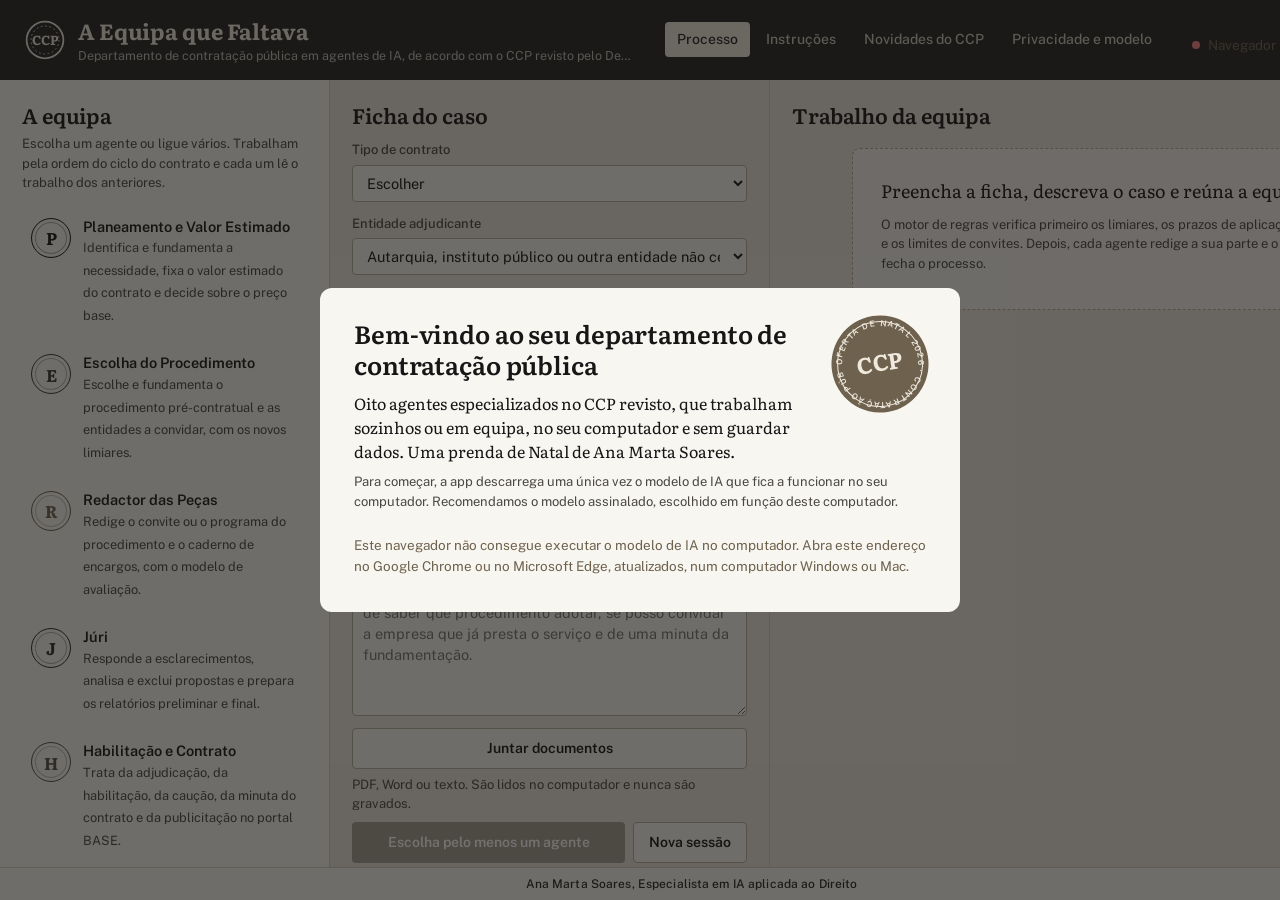
<file: index.html>
<!doctype html>
<html lang="pt-PT">
<head>
<meta charset="utf-8">
<meta name="viewport" content="width=device-width, initial-scale=1">
<meta http-equiv="Content-Security-Policy" content="default-src 'self'; script-src 'self' 'wasm-unsafe-eval'; worker-src 'self' blob:; style-src 'self' 'unsafe-inline'; font-src 'self'; img-src 'self' data: blob:; frame-src 'self' blob: data:; connect-src 'self' https://huggingface.co https://*.huggingface.co https://*.hf.co https://raw.githubusercontent.com">
<meta name="description" content="Departamento de contratação pública em agentes de IA, a funcionar no próprio computador.">
<meta name="theme-color" content="#232323">
<link rel="manifest" href="manifest.webmanifest">
<link rel="icon" href="icone-192.png">
<link rel="apple-touch-icon" href="apple-touch-icon.png">
<title>A Equipa que Faltava</title>
<link rel="stylesheet" href="estilos.css?v=202610252059">
</head>
<body>

<header class="topo">
  <div class="marca">
    <svg class="marca-selo" viewBox="0 0 48 48" aria-hidden="true"><circle cx="24" cy="24" r="21" fill="none" stroke="currentColor" stroke-width="2"/><circle cx="24" cy="24" r="16" fill="none" stroke="currentColor" stroke-width="1" stroke-dasharray="2 3"/><text x="24" y="29.5" text-anchor="middle" font-family="Literata" font-weight="700" font-size="15" fill="currentColor">CCP</text></svg>
    <div>
      <h1>A Equipa que Faltava</h1>
      <p class="sub">Departamento de contratação pública em agentes de IA, de acordo com o CCP revisto pelo Decreto-Lei n.º 177/2026</p>
    </div>
  </div>
  <nav class="separadores" role="tablist">
    <button role="tab" class="sep ativo" data-vista="processo" aria-selected="true">Processo</button>
    <button role="tab" class="sep" data-vista="instrucoes" aria-selected="false">Instruções</button>
    <button role="tab" class="sep" data-vista="novidades" aria-selected="false">Novidades do CCP</button>
    <button role="tab" class="sep" data-vista="sobre" aria-selected="false">Privacidade e modelo</button>
  </nav>
  <button class="botao instalar" id="instalarApp" hidden>Instalar app</button>
  <div class="estado-modelo" id="estadoModelo" title="Estado do modelo de IA local"><span class="ponto"></span><span id="estadoModeloTexto">A preparar</span></div>
</header>

<main>
  <!-- VISTA PROCESSO -->
  <section class="vista ativa" id="vista-processo">
    <aside class="coluna equipa" aria-label="Agentes">
      <h2>A equipa</h2>
      <p class="ajuda">Escolha um agente ou ligue vários. Trabalham pela ordem do ciclo do contrato e cada um lê o trabalho dos anteriores.</p>
      <ul class="lista-agentes" id="listaAgentes"></ul>
      <h3>Equipas formadas</h3>
      <div class="equipas" id="listaEquipas"></div>
    </aside>

    <section class="coluna caso" aria-label="Ficha do caso">
      <h2>Ficha do caso</h2>
      <form id="fichaCaso" autocomplete="off">
        <label class="campo">Tipo de contrato
          <select name="tipo">
            <option value="">Escolher</option>
            <option value="empreitada">Empreitada de obras públicas</option>
            <option value="bens_servicos">Bens móveis ou serviços</option>
            <option value="outros">Outros contratos</option>
          </select>
        </label>
        <label class="campo">Entidade adjudicante
          <select name="entidade">
            <option value="subcentral">Autarquia, instituto público ou outra entidade não central</option>
            <option value="central">Administração central do Estado</option>
            <option value="especiais">Setores especiais</option>
          </select>
        </label>
        <div class="linha2">
          <label class="campo">Valor estimado, sem IVA (€)
            <input name="valor" type="number" min="0" step="0.01" inputmode="decimal" placeholder="Ex.: 98000">
          </label>
          <label class="campo">Data da decisão de contratar
            <input name="dataDecisao" type="date">
          </label>
        </div>
        <label class="campo">Matéria da consulta prévia especial
          <select name="materiaCPE" id="materiaCPE"><option value="">Nenhuma das matérias especiais</option></select>
        </label>
        <label class="caixa"><input type="checkbox" name="servicosSociais"> Serviços sociais e outros serviços específicos</label>

        <details class="mais">
          <summary>Convites anteriores e execução do contrato</summary>
          <label class="campo">Já adjudicado à entidade a convidar, nos últimos três anos económicos, por ajuste direto ou consulta prévia (€)
            <input name="acumulado" type="number" min="0" step="0.01" placeholder="Deixe em branco se não se aplicar">
          </label>
          <div class="linha2">
            <label class="campo">Preço contratual inicial (€)
              <input name="precoInicial" type="number" min="0" step="0.01">
            </label>
            <label class="campo">Modificações acumuladas (€)
              <input name="modificacoes" type="number" min="0" step="0.01">
            </label>
          </div>
          <label class="campo">Trabalhos, serviços ou bens complementares (€)
            <input name="complementares" type="number" min="0" step="0.01">
          </label>
        </details>

        <label class="campo">Descrição do caso e o que pretende da equipa
          <textarea name="descricao" rows="7" placeholder="Ex.: O Município pretende adquirir serviços de manutenção de espaços verdes por 24 meses. Preciso de saber que procedimento adotar, se posso convidar a empresa que já presta o serviço e de uma minuta da fundamentação."></textarea>
        </label>

        <div class="documentos">
          <button type="button" class="botao secundario" id="juntarDocs">Juntar documentos</button>
          <span class="ajuda">PDF, Word ou texto. São lidos no computador e nunca são gravados.</span>
          <ul id="listaDocs"></ul>
        </div>
      </form>

      <div class="motor" id="motor" aria-live="polite"></div>

      <div class="acao">
        <button class="botao principal" id="reunir" disabled>Reunir a equipa</button>
        <button class="botao secundario" id="novaSessao" type="button">Nova sessão</button>
      </div>
      <p class="ajuda nota-tempo">A equipa trabalha no seu computador. Sem placa gráfica, cada agente demora, em regra, entre um e três minutos; num Mac com processador Apple, poucos segundos.</p>
    </section>

    <section class="coluna resultado" aria-label="Trabalho da equipa">
      <div class="resultado-topo">
        <h2>Trabalho da equipa</h2>
        <div class="exportar" id="exportar" hidden>
          <button class="botao secundario" id="copiar">Copiar</button>
          <button class="botao secundario" id="exportWord">Guardar em Word</button>
          <button class="botao secundario" id="exportPdf">Guardar em PDF</button>
        </div>
      </div>
      <div class="lombada" id="lombada" aria-hidden="true"></div>
      <div id="saida" class="saida">
        <div class="vazio">
          <p>Preencha a ficha, descreva o caso e reúna a equipa.</p>
          <p class="ajuda">O motor de regras verifica primeiro os limiares, os prazos de aplicação da lei e os limites de convites. Depois, cada agente redige a sua parte e o revisor fecha o processo.</p>
        </div>
      </div>
      <button class="botao parar" id="parar" hidden>Parar a equipa</button>
    </section>
  </section>

  <!-- VISTA INSTRUÇÕES -->
  <section class="vista" id="vista-instrucoes">
    <div class="leitura instrucoes">
      <h2>Como trabalhar com a equipa</h2>
      <p class="lead">A app reúne oito agentes de IA especializados no Código dos Contratos Públicos, na redacção do Decreto-Lei n.º 177/2026. Pode pôr um agente a trabalhar sozinho ou ligar vários, que actuam em sequência sobre o mesmo processo. Antes de qualquer agente, um motor de regras sem IA verifica os limiares, o regime aplicável no tempo e os limites legais, e esses resultados são vinculativos para toda a equipa.</p>

      <h3>Instalar a app</h3>
      <p>Abra o endereço da app no Google Chrome ou no Microsoft Edge e carregue em «Instalar app», no topo da janela, ou no ícone de instalação da barra de endereço. A app fica com ícone próprio no ambiente de trabalho e no menu Iniciar ou na pasta Aplicações, e abre numa janela própria, como qualquer outra app.</p>

      <h3>Primeira utilização</h3>
      <p>Na primeira abertura, a app descarrega o modelo de IA que fica a funcionar no seu computador. Escolha o modelo assinalado como recomendado: foi escolhido em função da memória e da placa gráfica do computador. A descarga faz-se uma única vez e demora alguns minutos. A partir daí, a app funciona sem internet.</p>

      <h3>Passo a passo</h3>
      <ol class="passos">
        <li><strong>Escolha os agentes.</strong> No painel «A equipa», assinale um ou mais agentes, ou carregue numa das «Equipas formadas» para seleccionar de uma vez um conjunto pensado para uma fase do procedimento. A ordem de trabalho é sempre a do ciclo do contrato, independentemente da ordem em que os escolhe.</li>
        <li><strong>Preencha a ficha do caso.</strong> Quanto mais completa, mais rigoroso é o trabalho:
          <ul>
            <li><em>Tipo de contrato</em> e <em>valor estimado, sem IVA</em>: determinam os procedimentos admissíveis pelos artigos 19.º a 21.º.</li>
            <li><em>Entidade adjudicante</em>: determina o limiar europeu aplicável (artigo 474.º).</li>
            <li><em>Data da decisão de contratar</em>: determina se se aplica o CCP revisto ou a redacção anterior a 1 de Outubro de 2026.</li>
            <li><em>Matéria da consulta prévia especial</em>: só se o objecto couber numa das matérias do artigo 127.º-B.</li>
            <li><em>Convites anteriores e execução do contrato</em>: indique o valor já adjudicado à entidade a convidar nos últimos três anos económicos, para a verificação do artigo 113.º, n.º 2, e, em contratos em execução, o preço inicial, as modificações e os complementares, para a verificação do artigo 312.º.</li>
          </ul>
        </li>
        <li><strong>Confira o motor de regras.</strong> O quadro «Motor de regras» actualiza-se enquanto escreve. Confirme os procedimentos admissíveis e os alertas antes de reunir a equipa.</li>
        <li><strong>Descreva o caso e o que pretende.</strong> Indique os factos relevantes e o resultado que espera, por exemplo: «preciso de uma minuta da fundamentação da escolha do procedimento» ou «revejam as causas de exclusão das três propostas juntas».</li>
        <li><strong>Junte documentos, se os tiver.</strong> Caderno de encargos, propostas, relatórios ou contratos, em PDF, Word ou texto. São lidos no computador e nunca são gravados. Os PDF digitalizados sem texto não podem ser lidos.</li>
        <li><strong>Reúna a equipa.</strong> Cada agente redige a sua parte e lê o trabalho dos anteriores. Os carimbos à esquerda mostram quem já concluiu e quem está a trabalhar. Com três ou mais agentes, a equipa termina com um parecer integrado. Pode parar a equipa a qualquer momento.</li>
        <li><strong>Guarde ou copie o resultado.</strong> Use «Guardar em Word» ou «Guardar em PDF». Só fica gravado o que decidir guardar.</li>
        <li><strong>Comece uma nova sessão.</strong> «Nova sessão» apaga a ficha, os documentos e as respostas da memória. O mesmo sucede ao fechar a app.</li>
      </ol>

      <h3>Que agente usar em cada momento</h3>
      <table class="tabela-uso">
        <thead><tr><th scope="col">Precisa de</th><th scope="col">Agente ou equipa</th></tr></thead>
        <tbody>
          <tr><td>Fundamentar a necessidade, calcular o valor estimado, decidir sobre o preço base ou os lotes</td><td>Planeamento e Valor Estimado</td></tr>
          <tr><td>Escolher o procedimento e verificar quem pode ser convidado</td><td>Escolha do Procedimento, ou a equipa «Escolha segura»</td></tr>
          <tr><td>Redigir o convite, o programa do procedimento, o caderno de encargos e o modelo de avaliação</td><td>Redactor das Peças, ou a equipa «Preparar o procedimento»</td></tr>
          <tr><td>Responder a esclarecimentos, analisar e excluir propostas, preparar relatórios</td><td>Júri, ou a equipa «Sala do Júri»</td></tr>
          <tr><td>Tratar da habilitação, da caução, da minuta do contrato e do portal BASE</td><td>Habilitação e Contrato</td></tr>
          <tr><td>Enquadrar modificações, trabalhos complementares, subcontratação ou sanções</td><td>Gestor da Execução, ou a equipa «Contrato em execução»</td></tr>
          <tr><td>Responder a reclamações e recursos ou avaliar o risco de contencioso</td><td>Impugnações e Litígios</td></tr>
          <tr><td>Rever todo o processo antes de decidir</td><td>Revisor do Tribunal de Contas, ou a equipa «Auditoria completa»</td></tr>
          <tr><td>Tratar um procedimento do princípio ao fim</td><td>As equipas «Do zero ao contrato» ou «Departamento inteiro»</td></tr>
        </tbody>
      </table>

      <h3>Boas práticas</h3>
      <ul class="lista-simples">
        <li>Seja concreto no pedido: um agente com uma tarefa precisa responde melhor do que com um pedido genérico.</li>
        <li>Inclua o Revisor do Tribunal de Contas sempre que o trabalho vá servir de base a uma decisão.</li>
        <li>Para um caso longo, trabalhe por fases: primeiro «Preparar o procedimento», depois «Sala do Júri», depois «Contrato em execução».</li>
        <li>Num computador sem placa gráfica, cada agente demora, em regra, entre um e três minutos. A equipa de oito agentes pode demorar cerca de vinte minutos.</li>
      </ul>

      <h3>Limites</h3>
      <ul class="lista-simples">
        <li>Os agentes preparam trabalho jurídico, mas não decidem. Cada texto deve ser validado por jurista e decidido pelo órgão competente, nos termos do princípio da supervisão humana do artigo 1.º-C do CCP.</li>
        <li>Confirme sempre as normas citadas no Diário da República. Se um agente não tiver a certeza de um artigo, está instruído para o dizer, em vez de o inventar.</li>
        <li>Os valores, limiares e percentagens do motor de regras são calculados sem IA e prevalecem sobre o texto dos agentes.</li>
      </ul>
    </div>
  </section>

  <!-- VISTA NOVIDADES -->
  <section class="vista" id="vista-novidades">
    <div class="leitura">
      <h2>O que mudou no Código dos Contratos Públicos</h2>
      <p class="lead">O Decreto-Lei n.º 177/2026, de 4 de setembro, é a 17.ª alteração ao CCP e republica-o integralmente. Entrou em vigor a 1 de outubro de 2026 e aplica-se aos procedimentos iniciados a partir dessa data. A modificação dos contratos e a resolução alternativa de litígios aplicam-se também ao que já estava em curso.</p>
      <table class="tabela-limiares">
        <caption>Limiares em função do valor estimado do contrato, sem IVA</caption>
        <thead><tr><th scope="col">Contrato</th><th scope="col">Ajuste direto</th><th scope="col">Consulta prévia</th></tr></thead>
        <tbody>
          <tr><th scope="row">Empreitadas de obras públicas <small>artigo 19.º</small></th><td><s>30 000 €</s> 150 000 €</td><td><s>150 000 €</s> 1 000 000 €</td></tr>
          <tr><th scope="row">Bens móveis e serviços <small>artigo 20.º</small></th><td><s>20 000 €</s> 75 000 €</td><td><s>75 000 €</s> 130 000 €</td></tr>
          <tr><th scope="row">Outros contratos <small>artigo 21.º</small></th><td><s>50 000 €</s> 75 000 €</td><td><s>100 000 €</s> 130 000 €</td></tr>
        </tbody>
      </table>
      <p class="ajuda">Valores «inferiores a». O ajuste direto simplificado (artigo 128.º) mantém 5 000 € em bens e serviços e 10 000 € em empreitadas. Limiares europeus de 2026 e 2027: empreitadas 5 404 000 €; bens e serviços da administração central 140 000 €; entidades subcentrais 216 000 €.</p>
      <div class="novidades" id="novidades"></div>
      <p class="ajuda fonte" id="versaoBase"></p>
    </div>
  </section>

  <!-- VISTA SOBRE -->
  <section class="vista" id="vista-sobre">
    <div class="leitura">
      <h2>Privacidade e modelo de IA</h2>
      <div class="garantias">
        <div><h3>Tudo fica no seu computador</h3><p>O modelo de linguagem funciona no próprio computador. O que escreve e os documentos que junta não saem da máquina e não são enviados para nenhum serviço.</p></div>
        <div><h3>Nada é guardado</h3><p>A app não guarda casos, documentos nem respostas. Ao fechar a janela ou ao iniciar uma nova sessão, tudo é apagado da memória. Só fica gravado o que decidir guardar em Word ou PDF.</p></div>
        <div><h3>Funciona sem internet</h3><p>A internet só é necessária uma vez, para descarregar o modelo. A partir daí, a app funciona sem ligação.</p></div>
        <div><h3>Supervisão humana</h3><p>Os agentes preparam trabalho jurídico, mas não decidem. Cada texto deve ser validado por quem tem competência para decidir, como exige o artigo 1.º-C do CCP.</p></div>
      </div>
      <h3>Modelos instalados</h3>
      <div id="gestaoModelos" class="gestao-modelos"></div>
      <p class="ajuda" id="infoSistema"></p>
    </div>
  </section>
</main>

<footer class="rodape">
  <span>Ana Marta Soares, Especialista em IA aplicada ao Direito</span>
</footer>

<!-- INSTALACAO DA APP -->
<div class="sobreposicao instalacao" id="ecraInstalar" hidden>
  <div class="cartao-boas-vindas" role="dialog" aria-modal="true" aria-labelledby="instTitulo">
    <img src="icone-192.png" alt="" class="inst-icone">
    <h2 id="instTitulo">A Equipa que Faltava</h2>
    <p>Oito agentes de IA especializados no Código dos Contratos Públicos, a funcionar no seu computador, sem guardar dados. Uma prenda de Natal de Ana Marta Soares.</p>
    <button class="botao principal grande" id="botaoInstalar">Instalar a app</button>
    <p class="ajuda" id="instNota">A app fica com ícone próprio nas aplicações do computador e abre numa janela própria.</p>
    <p class="erro" id="instAviso" hidden></p>
    <button class="botao secundario" id="instContinuar" hidden>Continuar no navegador</button>
  </div>
</div>

<!-- BOAS-VINDAS E DESCARGA DO MODELO -->
<div class="sobreposicao" id="boasVindas" hidden>
  <div class="cartao-boas-vindas" role="dialog" aria-modal="true" aria-labelledby="bvTitulo">
    <div class="bv-selo" aria-hidden="true">
      <svg viewBox="0 0 120 120"><defs><path id="circ" d="M60,60 m-44,0 a44,44 0 1,1 88,0 a44,44 0 1,1 -88,0"/></defs><circle cx="60" cy="60" r="56" fill="currentColor"/><circle cx="60" cy="60" r="49" fill="none" stroke="#EFE9DE" stroke-width="1.2"/><text font-family="Public Sans" font-size="9.5" font-weight="600" fill="#EFE9DE" letter-spacing="1.6"><textPath href="#circ" startOffset="2%">OFERTA DE NATAL 2026 · CONTRATAÇÃO PÚBLICA ·</textPath></text><text x="60" y="68" text-anchor="middle" font-family="Literata" font-weight="700" font-size="26" fill="#EFE9DE">CCP</text></svg>
    </div>
    <h2 id="bvTitulo">Bem-vindo ao seu departamento de contratação pública</h2>
    <p>Oito agentes especializados no CCP revisto, que trabalham sozinhos ou em equipa, no seu computador e sem guardar dados. Uma prenda de Natal de Ana Marta Soares.</p>
    <p class="ajuda">Para começar, a app descarrega uma única vez o modelo de IA que fica a funcionar no seu computador. Recomendamos o modelo assinalado, escolhido em função deste computador.</p>
    <div class="escolha-modelos" id="escolhaModelos"></div>
    <div class="progresso" id="progresso" hidden>
      <div class="barra"><span id="barra"></span></div>
      <p id="progressoTexto">A iniciar a descarga</p>
    </div>
    <p class="erro" id="erroModelo" hidden></p>
  </div>
</div>

<div class="sobreposicao" id="aCarregar" hidden>
  <div class="cartao-carregar"><div class="girar" aria-hidden="true"></div><p id="aCarregarTexto">A preparar a equipa</p></div>
</div>

<script type="module" src="app.bundle.js?v=202610252059"></script>
</body>
</html>
</file>
<file: estilos.css>
@font-face { font-family: "Literata"; src: url("fonts/literata-latin-400-normal.woff2") format("woff2"); font-weight: 400; }
@font-face { font-family: "Literata"; src: url("fonts/literata-latin-400-italic.woff2") format("woff2"); font-weight: 400; font-style: italic; }
@font-face { font-family: "Literata"; src: url("fonts/literata-latin-600-normal.woff2") format("woff2"); font-weight: 600; }
@font-face { font-family: "Literata"; src: url("fonts/literata-latin-700-normal.woff2") format("woff2"); font-weight: 700; }
@font-face { font-family: "Public Sans"; src: url("fonts/public-sans-latin-400-normal.woff2") format("woff2"); font-weight: 400; }
@font-face { font-family: "Public Sans"; src: url("fonts/public-sans-latin-500-normal.woff2") format("woff2"); font-weight: 500; }
@font-face { font-family: "Public Sans"; src: url("fonts/public-sans-latin-600-normal.woff2") format("woff2"); font-weight: 600; }
@font-face { font-family: "Public Sans"; src: url("fonts/public-sans-latin-700-normal.woff2") format("woff2"); font-weight: 700; }

:root {
  --papel: #EAE5DB;
  --folha: #F8F6F1;
  --tinta: #161616;
  --tinta-2: #4A4743;
  --tinta-3: #7A766E;
  --verde: #232323;
  --verde-claro: #DCD5C7;
  --lacre: #6E624E;
  --lacre-claro: #EFE9DE;
  --linha: #D4CDBF;
  --linha-forte: #B4AC9C;
  --aviso: #6E5A2E;
  --aviso-claro: #F1EADA;
  --serif: "Literata", Georgia, serif;
  --sans: "Public Sans", "Segoe UI", system-ui, sans-serif;
  --r-pequeno: 4px;
  --r-medio: 8px;
}

* { box-sizing: border-box; }
[hidden] { display: none !important; }
html, body { height: 100%; }
body {
  margin: 0;
  background: var(--papel);
  color: var(--tinta);
  font: 15px/1.5 var(--sans);
  display: grid;
  grid-template-rows: auto 1fr auto;
  overflow: hidden;
}
h1, h2, h3 { font-family: var(--serif); font-weight: 600; margin: 0; letter-spacing: -0.005em; }
h2 { font-size: 21px; line-height: 1.25; }
h3 { font-size: 16px; }
p { margin: 0 0 0.6em; }
button { font: inherit; }
:focus-visible { outline: 2px solid var(--verde); outline-offset: 2px; }

/* Topo */
.topo {
  display: flex; align-items: center; gap: 28px;
  padding: 14px 24px;
  background: var(--verde);
  color: #EFE9DE;
}
.marca { display: flex; align-items: center; gap: 12px; min-width: 0; flex: 1; }
.marca-selo { width: 42px; height: 42px; color: #EFE9DE; flex: none; }
.marca h1 { font-size: 22px; font-weight: 700; }
.marca .sub { margin: 0; font-size: 12.5px; opacity: 0.78; white-space: nowrap; overflow: hidden; text-overflow: ellipsis; }
.separadores { display: flex; gap: 4px; }
.sep {
  background: transparent; color: #CFC8BA; border: 0; padding: 7px 12px;
  border-radius: var(--r-pequeno); cursor: pointer; font-weight: 500; font-size: 14px;
}
.sep:hover { background: rgba(255,255,255,0.08); color: #fff; }
.sep.ativo { background: #EFE9DE; color: var(--verde); }
.estado-modelo { display: flex; align-items: center; gap: 8px; font-size: 13px; color: #CFC8BA; white-space: nowrap; }
.estado-modelo .ponto { width: 8px; height: 8px; border-radius: 50%; background: #B9A06A; }
.estado-modelo.pronto .ponto { background: #E8E1D2; box-shadow: 0 0 0 2px rgba(232,225,210,.25); }
.estado-modelo.erro .ponto { background: #F08080; }

main { min-height: 0; overflow: hidden; }
.vista { display: none; height: 100%; }
.vista.ativa { display: grid; }

/* Vista processo: tres colunas */
#vista-processo { grid-template-columns: 330px minmax(380px, 440px) 1fr; }
.coluna { min-height: 0; overflow-y: auto; padding: 22px 22px 32px; }
.coluna h2 { margin-bottom: 6px; }
.equipa { background: var(--folha); border-right: 1px solid var(--linha); }
.caso { border-right: 1px solid var(--linha); }
.ajuda { color: var(--tinta-2); font-size: 13px; }

/* Agentes */
.lista-agentes { list-style: none; margin: 14px 0 20px; padding: 0; display: grid; gap: 6px; }
.agente {
  display: grid; grid-template-columns: 40px 1fr; gap: 12px; align-items: start;
  padding: 10px 10px 10px 8px; border-radius: var(--r-medio);
  border: 1px solid transparent; cursor: pointer; position: relative;
}
.agente:hover { background: var(--papel); }
.agente input { position: absolute; opacity: 0; pointer-events: none; }
.agente .selo {
  width: 40px; height: 40px; border-radius: 50%;
  display: grid; place-items: center;
  font-family: var(--serif); font-weight: 700; font-size: 17px;
  color: var(--cor); border: 1.5px solid var(--cor);
  background: var(--folha);
  box-shadow: inset 0 0 0 3px var(--folha), inset 0 0 0 4px color-mix(in srgb, var(--cor) 35%, transparent);
  transition: background .15s, color .15s;
}
.agente .nome { font-weight: 600; font-size: 14.5px; line-height: 1.3; display: flex; gap: 6px; align-items: baseline; }
.agente .nome small { color: var(--tinta-3); font-weight: 500; font-size: 12px; }
.agente .missao { font-size: 12.8px; color: var(--tinta-2); line-height: 1.4; margin-top: 2px; }
.agente.escolhido { border-color: color-mix(in srgb, var(--cor) 40%, transparent); background: color-mix(in srgb, var(--cor) 6%, white); }
.agente.escolhido .selo { background: var(--cor); color: #fff; box-shadow: inset 0 0 0 3px var(--cor), inset 0 0 0 4px rgba(255,255,255,.55); }
.agente:has(input:focus-visible) { outline: 2px solid var(--verde); outline-offset: 1px; }
.equipa h3 { margin: 4px 0 10px; }
.equipas { display: grid; gap: 6px; }
.equipa-btn {
  text-align: left; background: var(--papel); border: 1px solid var(--linha);
  border-radius: var(--r-medio); padding: 9px 11px; cursor: pointer; color: var(--tinta);
  display: grid; grid-template-columns: 1fr auto; gap: 2px 10px;
}
.equipa-btn:hover { border-color: var(--linha-forte); }
.equipa-btn strong { font-size: 13.8px; }
.equipa-btn .n { grid-row: span 2; align-self: center; display: flex; gap: 3px; }
.equipa-btn .n i { width: 9px; height: 9px; border-radius: 50%; background: var(--c); display: block; }
.equipa-btn span.d { font-size: 12.2px; color: var(--tinta-2); }

/* Ficha */
form { display: grid; gap: 12px; margin-top: 12px; }
.campo { display: grid; gap: 5px; font-size: 13px; font-weight: 500; color: var(--tinta-2); }
.linha2 { display: grid; grid-template-columns: 1fr 1fr; gap: 10px; }
input[type=number], input[type=date], select, textarea {
  font: 14.5px/1.45 var(--sans); color: var(--tinta);
  background: var(--folha); border: 1px solid var(--linha-forte);
  border-radius: var(--r-pequeno); padding: 8px 10px; width: 100%;
}
textarea { resize: vertical; min-height: 140px; }
input:focus, select:focus, textarea:focus { outline: none; border-color: var(--verde); box-shadow: 0 0 0 3px var(--verde-claro); }
.caixa { display: flex; gap: 8px; align-items: center; font-size: 13.5px; color: var(--tinta-2); }
.caixa input { accent-color: var(--verde); width: 16px; height: 16px; }
.mais { border: 1px solid var(--linha); border-radius: var(--r-medio); padding: 8px 12px; background: var(--folha); }
.mais summary { cursor: pointer; font-weight: 600; font-size: 13.5px; color: var(--tinta); padding: 2px 0; }
.mais[open] { display: grid; gap: 10px; }
.documentos { display: grid; gap: 6px; }
.documentos ul { list-style: none; margin: 0; padding: 0; display: grid; gap: 4px; }
.documentos li { display: flex; justify-content: space-between; gap: 8px; font-size: 13px; background: var(--folha); border: 1px solid var(--linha); border-radius: var(--r-pequeno); padding: 6px 9px; }
.documentos li .x { border: 0; background: none; color: var(--tinta-3); cursor: pointer; }
.documentos li.erro { color: var(--lacre); }

/* Motor de regras */
.motor { margin-top: 18px; }
.motor:empty { display: none; }
.motor-cartao { border: 1px solid var(--linha-forte); border-radius: var(--r-medio); background: var(--folha); overflow: hidden; }
.motor-cabeca { display: flex; justify-content: space-between; align-items: baseline; padding: 10px 14px; border-bottom: 1px solid var(--linha); background: var(--verde-claro); }
.motor-cabeca h3 { font-size: 15px; }
.motor-cabeca span { font-size: 12px; color: var(--verde); font-weight: 600; }
.motor-corpo { padding: 10px 14px 12px; display: grid; gap: 10px; font-size: 13.4px; }
.proc { display: grid; gap: 4px; }
.proc div { display: grid; grid-template-columns: 14px 1fr; gap: 8px; align-items: start; }
.proc div::before { content: ""; width: 9px; height: 9px; border-radius: 50%; background: var(--verde); margin-top: 6px; }
.proc div.cond::before { background: transparent; border: 1.5px solid var(--verde); }
.proc small { color: var(--tinta-2); display: block; }
.alerta { background: var(--aviso-claro); border-left: 3px solid var(--aviso); padding: 7px 10px; border-radius: 0 var(--r-pequeno) var(--r-pequeno) 0; color: #4A3D20; }
.regime { color: var(--tinta-2); }

/* Ações */
.acao { display: flex; gap: 8px; margin-top: 18px; position: sticky; bottom: -32px; background: var(--papel); padding: 12px 0 4px; }
.botao { border-radius: var(--r-pequeno); padding: 9px 15px; cursor: pointer; font-weight: 600; font-size: 14px; border: 1px solid transparent; }
.botao.principal { background: var(--verde); color: #fff; flex: 1; }
.botao.principal:hover:not(:disabled) { background: #000; }
.botao.principal:disabled { background: #A39C8F; cursor: not-allowed; }
.botao.secundario { background: var(--folha); border-color: var(--linha-forte); color: var(--tinta); }
.botao.secundario:hover { border-color: var(--tinta-3); }
.botao.parar { background: var(--folha); color: var(--lacre); border-color: var(--lacre); margin-top: 10px; }

/* Resultado */
.resultado { display: grid; grid-template-columns: 46px minmax(0, 1fr); align-content: start; column-gap: 14px; }
.resultado-topo { grid-column: 1 / -1; display: flex; align-items: center; justify-content: space-between; gap: 10px; margin-bottom: 14px; flex-wrap: wrap; }
.exportar { display: flex; gap: 6px; }
.lombada {
  grid-column: 1; position: sticky; top: 0; align-self: start;
  display: flex; flex-direction: column; align-items: center; gap: 12px; padding: 6px 0 12px;
  background: linear-gradient(var(--linha), var(--linha)) center / 2px 100% no-repeat;
}
.lombada:empty { display: none; }
.lombada .carimbo {
  width: 36px; height: 36px; border-radius: 50%;
  display: grid; place-items: center; font-family: var(--serif); font-weight: 700; font-size: 15px;
  color: var(--cor); border: 1.5px dashed var(--cor); background: var(--papel);
}
.lombada .carimbo.feito { color: #fff; background: var(--cor); border-style: solid; animation: carimbar .42s cubic-bezier(.2,1.6,.4,1) both; }
.lombada .carimbo.ativo { border-style: solid; animation: pulsar 1.4s ease-in-out infinite; }
@keyframes carimbar { 0% { transform: scale(1.9) rotate(-28deg); opacity: 0; } 70% { transform: scale(.92) rotate(-9deg); opacity: 1; } 100% { transform: scale(1) rotate(-8deg); } }
@keyframes pulsar { 50% { box-shadow: 0 0 0 6px color-mix(in srgb, var(--cor) 18%, transparent); } }
@media (prefers-reduced-motion: reduce) { .lombada .carimbo.feito, .lombada .carimbo.ativo { animation: none; } }

.saida { grid-column: 2; display: grid; gap: 18px; max-width: 860px; }
.resultado > .parar { grid-column: 2; justify-self: start; }
.vazio { border: 1px dashed var(--linha-forte); border-radius: var(--r-medio); padding: 28px; color: var(--tinta-2); background: rgba(255,255,255,.5); }
.vazio p:first-child { font-family: var(--serif); font-size: 18px; color: var(--tinta); }
.peca { background: var(--folha); border: 1px solid var(--linha); border-radius: var(--r-medio); border-top: 3px solid var(--cor); }
.peca-cabeca { display: flex; align-items: center; gap: 10px; padding: 12px 18px 10px; border-bottom: 1px solid var(--linha); }
.peca-cabeca .mini { width: 26px; height: 26px; border-radius: 50%; background: var(--cor); color: #fff; display: grid; place-items: center; font-family: var(--serif); font-weight: 700; font-size: 13px; }
.peca-cabeca h3 { font-size: 16.5px; flex: 1; }
.peca-cabeca .tempo { font-size: 12px; color: var(--tinta-3); }
.peca-corpo { padding: 6px 22px 18px; font-family: var(--serif); font-size: 15.2px; line-height: 1.65; max-width: 76ch; }
.peca-corpo h2 { font-size: 17px; margin: 18px 0 6px; color: var(--cor); }
.peca-corpo h3 { font-size: 15.5px; margin: 14px 0 4px; }
.peca-corpo p { margin: 0 0 0.7em; }
.peca-corpo ul, .peca-corpo ol { padding-left: 1.3em; margin: 0 0 0.8em; }
.peca-corpo li { margin-bottom: 0.25em; }
.peca-corpo strong { font-weight: 600; }
.peca-corpo table { border-collapse: collapse; font-family: var(--sans); font-size: 13px; margin: 8px 0; }
.peca-corpo th, .peca-corpo td { border: 1px solid var(--linha); padding: 5px 8px; text-align: left; }
.peca-corpo .cursor::after { content: ""; display: inline-block; width: 8px; height: 1.05em; background: var(--cor); vertical-align: -2px; margin-left: 2px; animation: piscar 1s steps(2) infinite; }
@keyframes piscar { 50% { opacity: 0; } }
.peca.sintese { border-top-color: var(--lacre); background: linear-gradient(var(--folha), var(--folha)) padding-box; }
.peca.sintese .peca-cabeca .mini { background: var(--lacre); }
.aguarda { color: var(--tinta-3); font-family: var(--sans); font-size: 13.5px; padding: 14px 0; }
.aviso-final { font-size: 12.5px; color: var(--tinta-2); border-top: 1px solid var(--linha); padding-top: 10px; }

/* Leitura (novidades, sobre) */
#vista-novidades, #vista-sobre, #vista-instrucoes { overflow-y: auto; }
.leitura { max-width: 980px; margin: 0 auto; padding: 32px 28px 48px; }
.leitura h2 { font-size: 28px; margin-bottom: 12px; }
.lead { font-family: var(--serif); font-size: 17px; line-height: 1.6; max-width: 72ch; color: var(--tinta); }
.tabela-limiares { width: 100%; border-collapse: collapse; margin: 22px 0 8px; background: var(--folha); border: 1px solid var(--linha); }
.tabela-limiares caption { text-align: left; font-weight: 600; padding-bottom: 8px; font-size: 14px; }
.tabela-limiares th, .tabela-limiares td { padding: 12px 14px; border-bottom: 1px solid var(--linha); text-align: left; }
.tabela-limiares thead th { font-size: 13px; color: var(--tinta-2); font-weight: 600; background: var(--verde-claro); }
.tabela-limiares tbody th small { display: block; color: var(--tinta-3); font-weight: 400; }
.tabela-limiares td { font-family: var(--serif); font-size: 18px; font-weight: 600; color: var(--verde); }
.tabela-limiares s { color: var(--tinta-3); font-size: 13px; font-weight: 400; margin-right: 8px; font-family: var(--sans); }
.novidades { display: grid; grid-template-columns: repeat(auto-fill, minmax(280px, 1fr)); gap: 12px; margin: 26px 0 16px; }
.novidade { background: var(--folha); border: 1px solid var(--linha); border-radius: var(--r-medio); padding: 14px 16px; }
.novidade h3 { font-size: 15.5px; }
.novidade .art { font-size: 12px; color: var(--verde); font-weight: 600; margin: 2px 0 6px; }
.novidade p { font-size: 13.6px; color: var(--tinta-2); margin: 0; }
.fonte { margin-top: 18px; }
.garantias { display: grid; grid-template-columns: repeat(2, 1fr); gap: 14px; margin: 18px 0 30px; }
.garantias > div { background: var(--folha); border: 1px solid var(--linha); border-left: 3px solid var(--verde); border-radius: var(--r-medio); padding: 14px 16px; }
.garantias h3 { margin-bottom: 4px; }
.garantias p { font-size: 14px; color: var(--tinta-2); margin: 0; }
.gestao-modelos { display: grid; gap: 8px; margin: 10px 0 14px; }
.gestao-modelos .m { display: flex; align-items: center; gap: 12px; justify-content: space-between; background: var(--folha); border: 1px solid var(--linha); border-radius: var(--r-medio); padding: 12px 14px; }
.gestao-modelos .m p { margin: 0; font-size: 13px; color: var(--tinta-2); }
.gestao-modelos .m .bts { display: flex; gap: 6px; flex: none; }

/* Sobreposicoes */
.sobreposicao { position: fixed; inset: 0; background: rgba(20, 19, 17, .6); display: grid; place-items: center; z-index: 20; padding: 20px; }
.sobreposicao[hidden] { display: none; }
.cartao-boas-vindas { background: var(--folha); border-radius: 12px; max-width: 640px; width: 100%; padding: 30px 34px 28px; position: relative; max-height: 92vh; overflow-y: auto; }
.bv-selo { width: 104px; height: 104px; color: var(--lacre); float: right; margin: -6px -6px 6px 18px; transform: rotate(-9deg); }
.cartao-boas-vindas h2 { font-size: 25px; margin-bottom: 10px; }
.cartao-boas-vindas > p:first-of-type { font-family: var(--serif); font-size: 16px; }
.escolha-modelos { clear: both; display: grid; gap: 10px; margin-top: 14px; }
.opcao-modelo { text-align: left; border: 1px solid var(--linha-forte); background: var(--folha); border-radius: var(--r-medio); padding: 14px 16px; cursor: pointer; display: grid; gap: 3px; color: var(--tinta); }
.opcao-modelo:hover { border-color: var(--verde); }
.opcao-modelo.recomendado { border: 2px solid var(--verde); background: var(--verde-claro); }
.opcao-modelo strong { font-size: 15px; }
.opcao-modelo .etq { font-size: 12px; font-weight: 600; color: var(--verde); }
.opcao-modelo span { font-size: 13px; color: var(--tinta-2); }
.progresso { margin-top: 16px; }
.barra { height: 10px; background: var(--papel); border-radius: 6px; overflow: hidden; border: 1px solid var(--linha); }
.barra span { display: block; height: 100%; width: 0; background: var(--verde); transition: width .3s; }
.progresso p { font-size: 13px; color: var(--tinta-2); margin-top: 6px; }
.erro { color: var(--lacre); font-size: 13.5px; margin-top: 10px; }
.cartao-carregar { background: var(--folha); border-radius: 12px; padding: 26px 34px; display: flex; gap: 16px; align-items: center; }
.cartao-carregar p { margin: 0; font-family: var(--serif); font-size: 16px; }
.girar { width: 26px; height: 26px; border: 3px solid var(--verde-claro); border-top-color: var(--verde); border-radius: 50%; animation: girar 0.9s linear infinite; }
@keyframes girar { to { transform: rotate(360deg); } }

/* Rodape com marca de agua */
.rodape { display: flex; justify-content: center; padding: 7px 16px; font-size: 12px; color: var(--verde); border-top: 1px solid var(--linha); background: var(--folha); font-weight: 500; letter-spacing: .01em; }

@media (max-width: 1240px) {
  main { overflow-y: auto; }
  .vista.ativa#vista-processo { height: auto; min-height: 100%; align-content: start; align-items: start; }
  #vista-processo { grid-template-columns: 300px 1fr; grid-template-rows: auto auto; }
  .resultado { grid-column: 1 / -1; border-top: 1px solid var(--linha); }
  .vista.ativa#vista-processo { overflow-y: auto; }
  .coluna { overflow: visible; }
  .marca .sub { display: none; }
}

.nota-tempo { margin-top: 8px; }

/* Instrucoes */
.instrucoes h3 { font-size: 19px; margin: 30px 0 10px; }
.instrucoes p, .instrucoes li { max-width: 74ch; }
.passos { padding-left: 1.4em; display: grid; gap: 12px; margin: 0; }
.passos > li { padding-left: 4px; }
.passos > li::marker { font-family: var(--serif); font-weight: 700; color: var(--tinta); }
.passos ul { margin: 8px 0 0; padding-left: 1.1em; display: grid; gap: 5px; color: var(--tinta-2); font-size: 14px; }
.lista-simples { padding-left: 1.2em; display: grid; gap: 7px; margin: 0; }
.tabela-uso { width: 100%; border-collapse: collapse; background: var(--folha); border: 1px solid var(--linha); font-size: 14px; }
.tabela-uso th, .tabela-uso td { padding: 10px 14px; border-bottom: 1px solid var(--linha); text-align: left; vertical-align: top; }
.tabela-uso thead th { background: var(--verde-claro); font-size: 13px; color: var(--tinta-2); font-weight: 600; }
.tabela-uso td:last-child { font-weight: 600; width: 38%; }
.marca > div { min-width: 0; }

.botao.instalar { background: #EFE9DE; color: #161616; border: 0; padding: 7px 13px; font-size: 13.5px; white-space: nowrap; }
.botao.instalar:hover { background: #fff; }

.instalacao .cartao-boas-vindas { text-align: center; max-width: 520px; padding: 40px 40px 34px; }
.inst-icone { width: 112px; height: 112px; display: block; margin: 0 auto 16px; }
.botao.grande { font-size: 16px; padding: 14px 28px; margin: 18px 0 10px; width: 100%; }
@media (display-mode: standalone) { #instalarApp { display: none !important; } }

#instContinuar { margin-top: 12px; }
.instalacao #instAviso { color: var(--tinta-2); }
</file>
